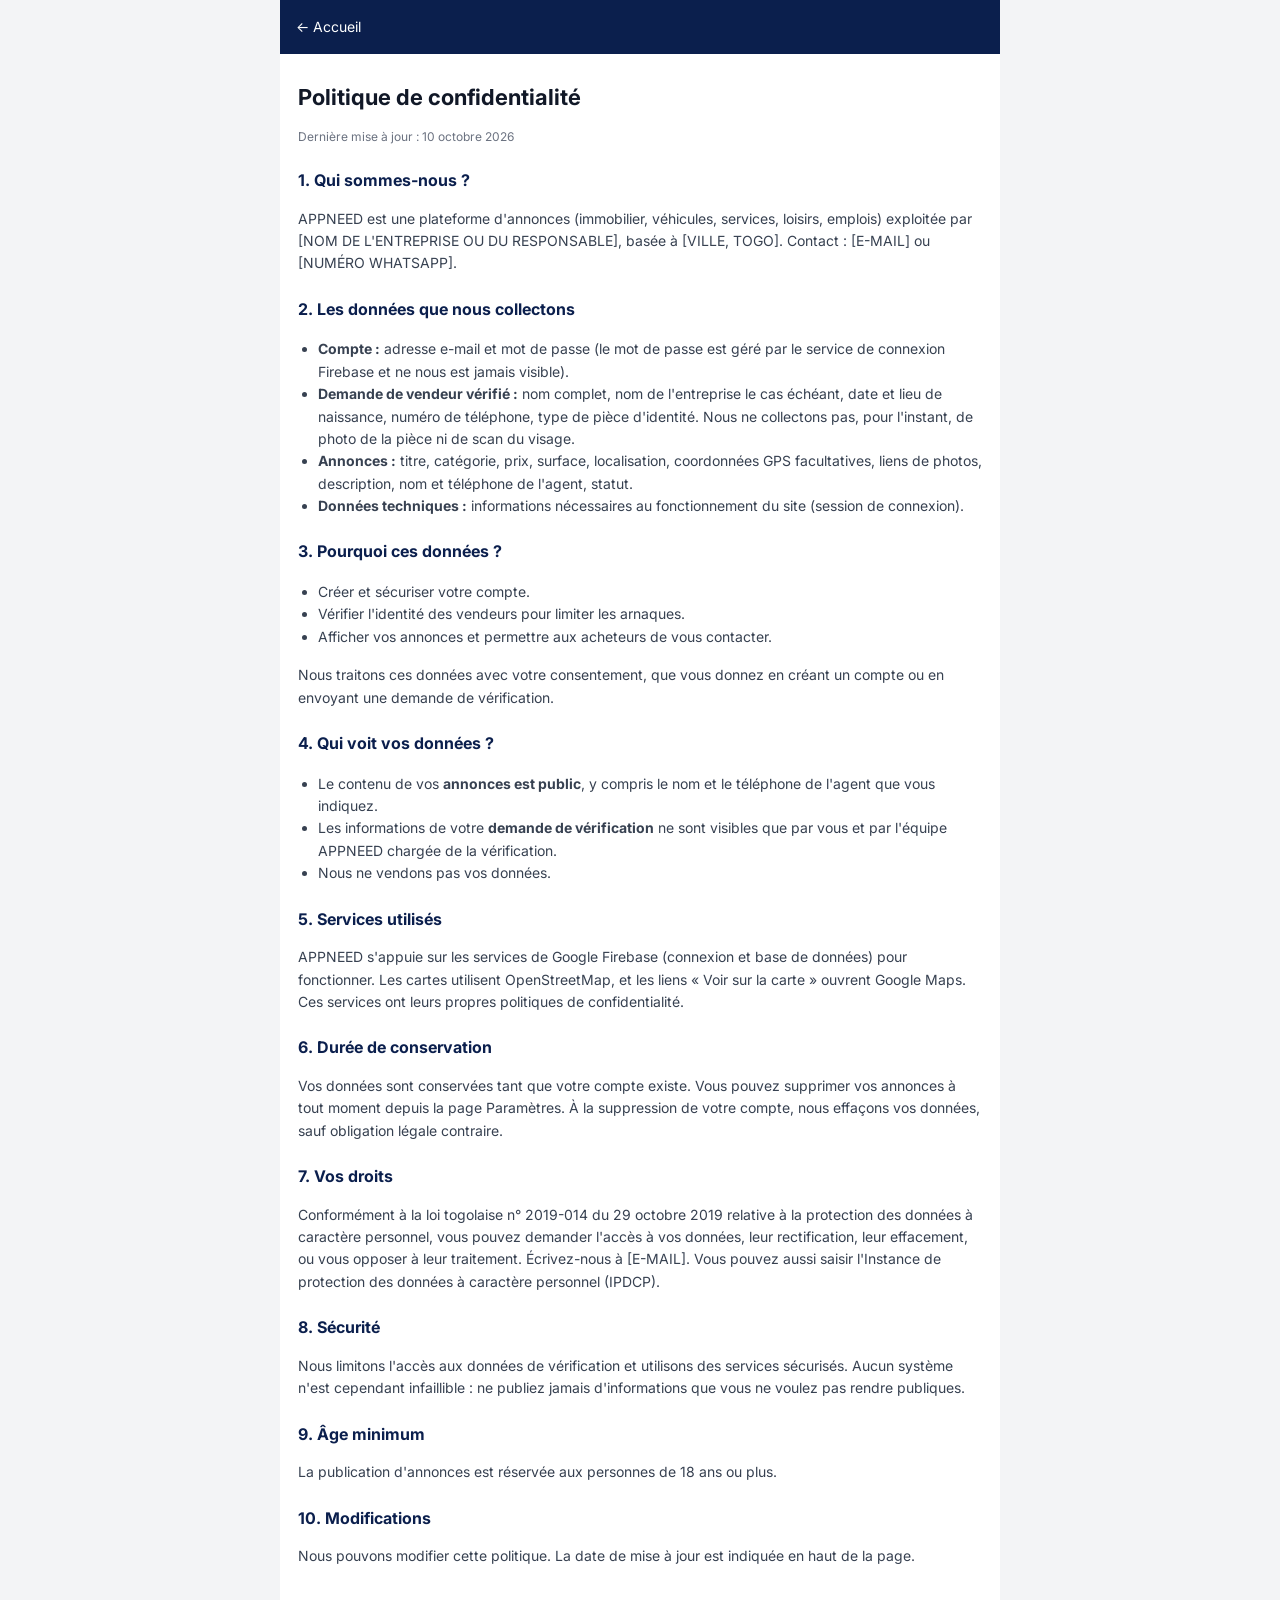
<file: confidentialite.html>
<!DOCTYPE html>
<html lang="fr">
<head>
<meta charset="UTF-8">
<meta name="viewport" content="width=device-width, initial-scale=1">
<title>Politique de confidentialité - APPNEED</title>
<link href="https://fonts.googleapis.com/css2?family=Inter:wght@400;600;700;800&display=swap" rel="stylesheet">
<style>
*{box-sizing:border-box}
body{margin:0;font-family:'Inter',system-ui,Arial,sans-serif;background:#f3f4f6;color:#111827;line-height:1.6}
.app{max-width:720px;margin:0 auto;background:#fff;min-height:100vh;padding:0 0 40px}
header{background:#0b1f4d;color:#fff;padding:14px 16px}
header a{color:#fff;text-decoration:none;font-size:14px}
main{padding:8px 18px}
h1{font-size:22px;margin:18px 0 4px}
h2{font-size:16px;margin:22px 0 6px;color:#0b1f4d}
p,li{font-size:14px;color:#374151}
ul{padding-left:20px}
.maj{font-size:12px;color:#6b7280}
</style>
</head>
<body>
<div class="app">
<header><a href="index.html">← Accueil</a></header>
<main>
<h1>Politique de confidentialité</h1>
<p class="maj">Dernière mise à jour : 10 octobre 2026</p>

<h2>1. Qui sommes-nous ?</h2>
<p>APPNEED est une plateforme d'annonces (immobilier, véhicules, services, loisirs, emplois) exploitée par [NOM DE L'ENTREPRISE OU DU RESPONSABLE], basée à [VILLE, TOGO]. Contact : [E-MAIL] ou [NUMÉRO WHATSAPP].</p>

<h2>2. Les données que nous collectons</h2>
<ul>
<li><b>Compte :</b> adresse e-mail et mot de passe (le mot de passe est géré par le service de connexion Firebase et ne nous est jamais visible).</li>
<li><b>Demande de vendeur vérifié :</b> nom complet, nom de l'entreprise le cas échéant, date et lieu de naissance, numéro de téléphone, type de pièce d'identité. Nous ne collectons pas, pour l'instant, de photo de la pièce ni de scan du visage.</li>
<li><b>Annonces :</b> titre, catégorie, prix, surface, localisation, coordonnées GPS facultatives, liens de photos, description, nom et téléphone de l'agent, statut.</li>
<li><b>Données techniques :</b> informations nécessaires au fonctionnement du site (session de connexion).</li>
</ul>

<h2>3. Pourquoi ces données ?</h2>
<ul>
<li>Créer et sécuriser votre compte.</li>
<li>Vérifier l'identité des vendeurs pour limiter les arnaques.</li>
<li>Afficher vos annonces et permettre aux acheteurs de vous contacter.</li>
</ul>
<p>Nous traitons ces données avec votre consentement, que vous donnez en créant un compte ou en envoyant une demande de vérification.</p>

<h2>4. Qui voit vos données ?</h2>
<ul>
<li>Le contenu de vos <b>annonces est public</b>, y compris le nom et le téléphone de l'agent que vous indiquez.</li>
<li>Les informations de votre <b>demande de vérification</b> ne sont visibles que par vous et par l'équipe APPNEED chargée de la vérification.</li>
<li>Nous ne vendons pas vos données.</li>
</ul>

<h2>5. Services utilisés</h2>
<p>APPNEED s'appuie sur les services de Google Firebase (connexion et base de données) pour fonctionner. Les cartes utilisent OpenStreetMap, et les liens « Voir sur la carte » ouvrent Google Maps. Ces services ont leurs propres politiques de confidentialité.</p>

<h2>6. Durée de conservation</h2>
<p>Vos données sont conservées tant que votre compte existe. Vous pouvez supprimer vos annonces à tout moment depuis la page Paramètres. À la suppression de votre compte, nous effaçons vos données, sauf obligation légale contraire.</p>

<h2>7. Vos droits</h2>
<p>Conformément à la loi togolaise n° 2019-014 du 29 octobre 2019 relative à la protection des données à caractère personnel, vous pouvez demander l'accès à vos données, leur rectification, leur effacement, ou vous opposer à leur traitement. Écrivez-nous à [E-MAIL]. Vous pouvez aussi saisir l'Instance de protection des données à caractère personnel (IPDCP).</p>

<h2>8. Sécurité</h2>
<p>Nous limitons l'accès aux données de vérification et utilisons des services sécurisés. Aucun système n'est cependant infaillible : ne publiez jamais d'informations que vous ne voulez pas rendre publiques.</p>

<h2>9. Âge minimum</h2>
<p>La publication d'annonces est réservée aux personnes de 18 ans ou plus.</p>

<h2>10. Modifications</h2>
<p>Nous pouvons modifier cette politique. La date de mise à jour est indiquée en haut de la page.</p>
</main>
</div>
</body>
                                                                                                                                                                                                                 </html>
</file>
